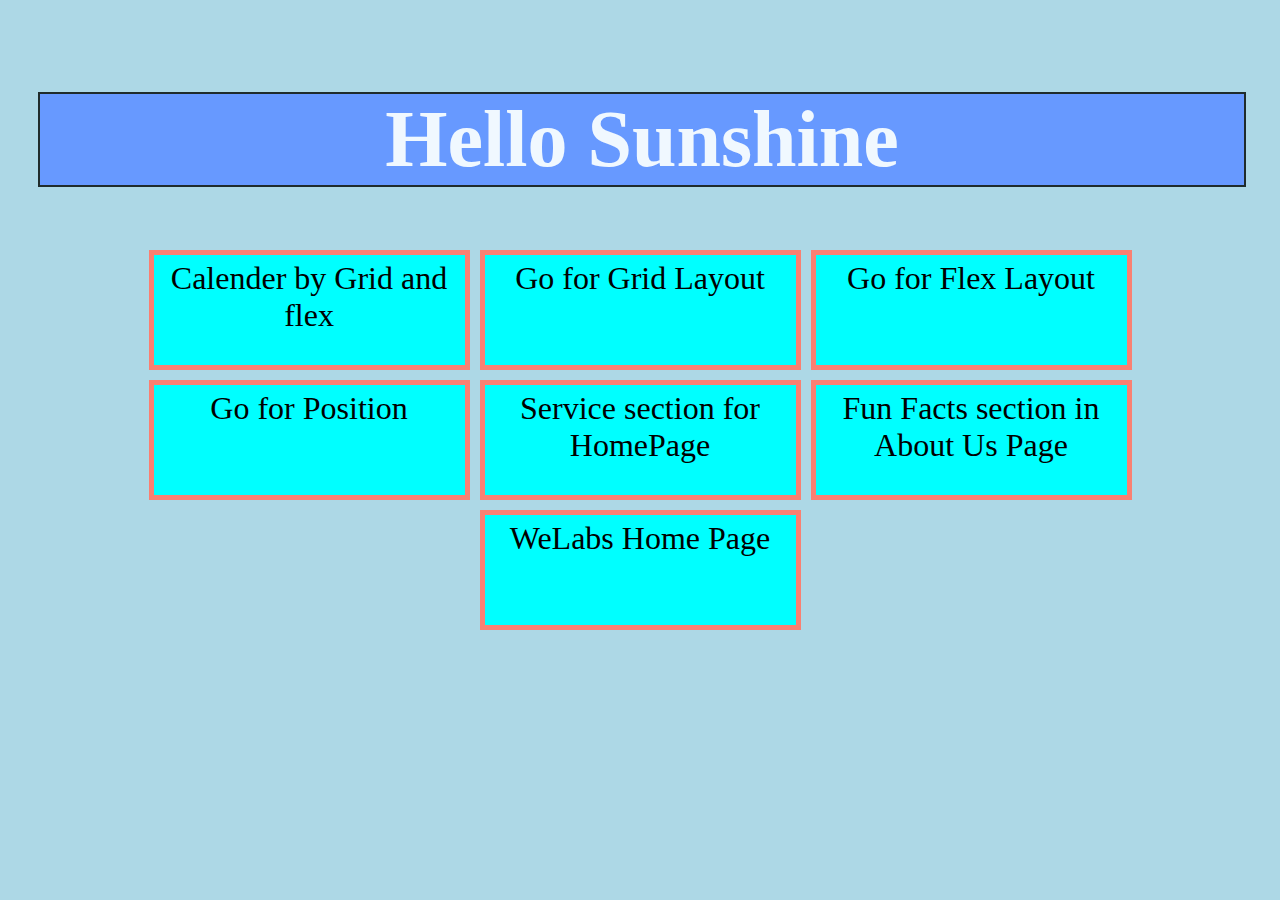
<file: index.html>
<!DOCTYPE html>
<html lang="en">
<head>
    <meta charset="UTF-8">
    <meta name="viewport" content="width=device-width, initial-scale=1.0">
    <link rel="stylesheet" href="assets/style.css">
    <title>Flex Box Practice</title>
</head>
<body>
    <h1>Hello Sunshine</h1>
    
    <div class="content">
        <div class="box-div">
            <a href="calender.html" style=""> Calender by Grid and flex </a>
        </div>
    
        <div class="box-div">
            <a href="grid.html"> Go for Grid Layout</a>
        </div>

        <div class="box-div">
            <a href="flex.html"> Go for Flex Layout</a>
        </div>

        <div class="box-div">
            <a href="position.html"> Go for Position</a>
        </div>

        <div class="box-div">
            <a href="service.html"> Service section for HomePage</a>
        </div>

        <div class="box-div">
            <a href="funfacts.html"> Fun Facts section in About Us Page</a>
        </div>

        <div class="box-div">
            <a href="homepage.html"> WeLabs Home Page</a>
        </div>
    </div>
    
</body>
</html>
</file>
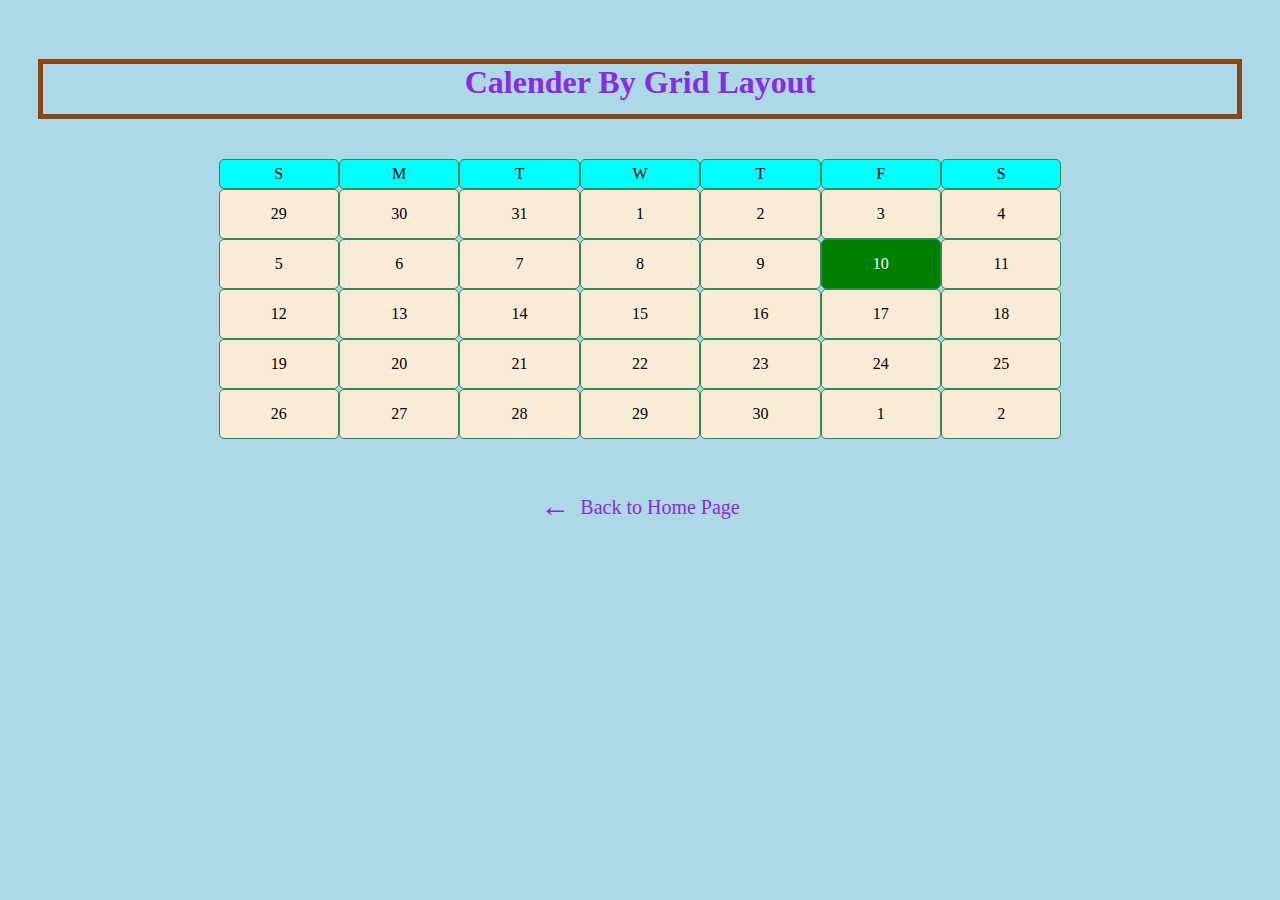
<file: calender.html>
<!DOCTYPE html>
<html lang="en">
<head>
    <meta charset="UTF-8">
    <meta name="viewport" content="width=device-width, initial-scale=1.0">
    <title>Calender</title>
    <link rel="stylesheet" href="assets/calender.css">
</head>
<body>
    <h1>Calender By Grid Layout</h1>
    <div class="container">
        <div class="calender">
            <div class="day">S</div>
            <div class="day">M</div>
            <div class="day">T</div>
            <div class="day">W</div>
            <div class="day">T</div>
            <div class="day">F</div>
            <div class="day">S</div>
            <div class="date">29</div>
            <div class="date">30</div>
            <div class="date">31</div>
            <div class="date">1</div>
            <div class="date">2</div>
            <div class="date">3</div>
            <div class="date">4</div>
            <div class="date">5</div>
            <div class="date">6</div>
            <div class="date">7</div>
            <div class="date">8</div>
            <div class="date">9</div>
            <div class="date today">10</div>
            <div class="date">11</div>
            <div class="date">12</div>
            <div class="date">13</div>
            <div class="date">14</div>
            <div class="date">15</div>
            <div class="date">16</div>
            <div class="date">17</div>
            <div class="date">18</div>
            <div class="date">19</div>
            <div class="date">20</div>
            <div class="date">21</div>
            <div class="date">22</div>
            <div class="date">23</div>
            <div class="date">24</div>
            <div class="date">25</div>
            <div class="date">26</div>
            <div class="date">27</div>
            <div class="date">28</div>
            <div class="date">29</div>
            <div class="date">30</div>
            <div class="date">1</div>
            <div class="date">2</div>
        </div>
    </div>

    <div style="display: flex; justify-content:  center;">
        <a href="index.html" style="text-decoration: none;display: flex; align-content: center; column-gap: 10px; color: blueviolet; font-size: 20px;">
            <div style='font-size:30px; '>&#8592;</div> 
             <div style="display: flex; align-content: center; margin-top: 7px;" >Back to Home Page</div>
        </a>
    </div>
</body>
</html>
</file>
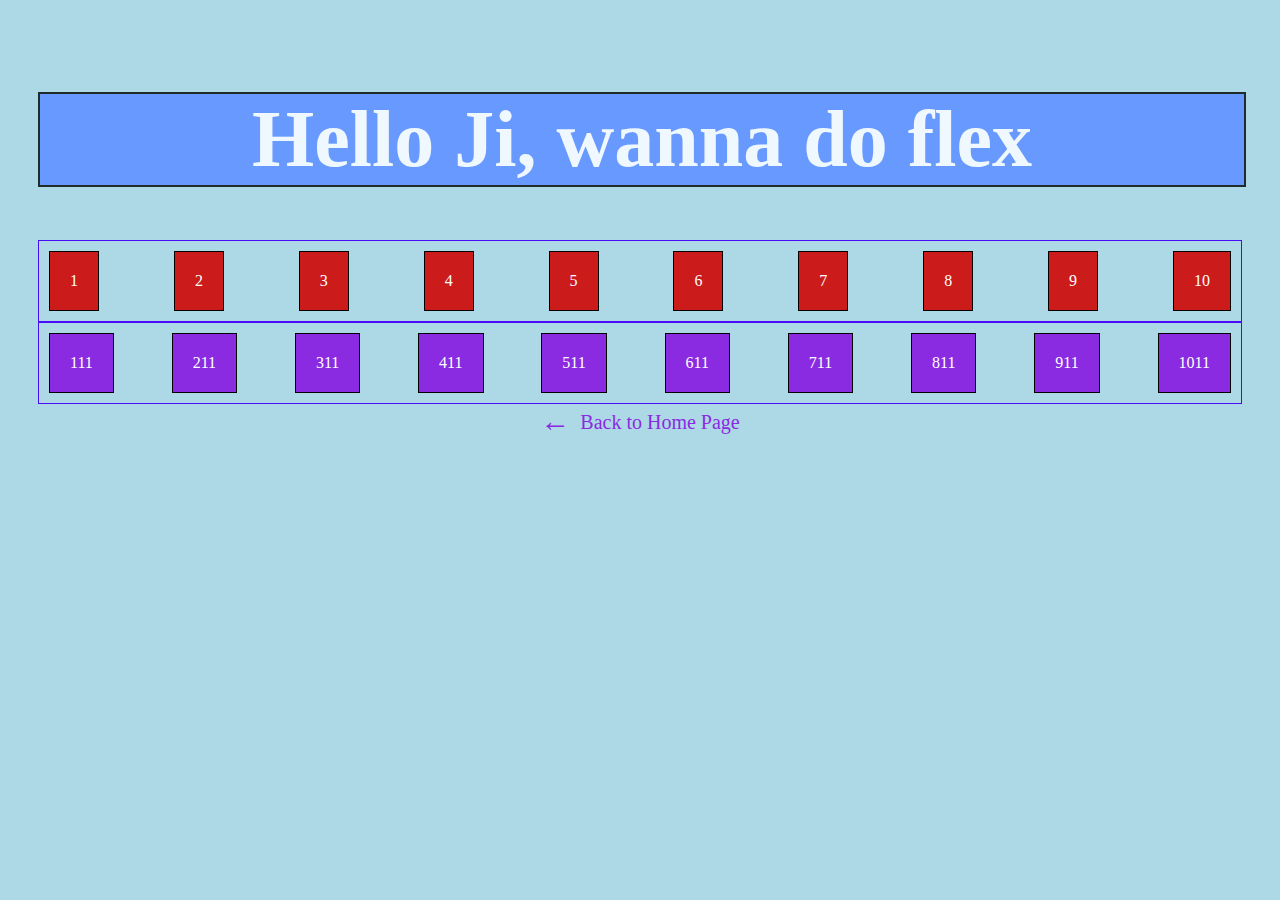
<file: flex.html>
<!DOCTYPE html>
<html lang="en">
<head>
    <meta charset="UTF-8">
    <meta name="viewport" content="width=device-width, initial-scale=1.0">
    <title>Flex Practice</title>
    <link rel="stylesheet" href="assets/flex.css">
</head>
<body>
    <h1>Hello Ji, wanna do flex</h1>
    
    <div class="flex-container">
        <div class="data">1</div>
        <div class="data">2</div>
        <div class="data">3</div>
        <div class="data">4</div>
        <div class="data">5</div>
        <div class="data">6</div>
        <div class="data">7</div>
        <div class="data">8</div>
        <div class="data">9</div>
        <div class="data">10</div>
    </div>

    <div class="flex-container">
        <div class="data-2">111</div>
        <div class="data-2">211</div>
        <div class="data-2">311</div>
        <div class="data-2">411</div>
        <div class="data-2">511</div>
        <div class="data-2">611</div>
        <div class="data-2">711</div>
        <div class="data-2">811</div>
        <div class="data-2">911</div>
        <div class="data-2">1011</div>
    </div>

    <div style="display: flex; justify-content:  center;">
        <a href="index.html" style="text-decoration: none;display: flex; align-content: center; column-gap: 10px; color: blueviolet; font-size: 20px;">
            <div style='font-size:30px; '>&#8592;</div> 
             <div style="display: flex; align-content: center; margin-top: 7px;" >Back to Home Page</div>
        </a>
    </div>
</body>
</html>
</file>
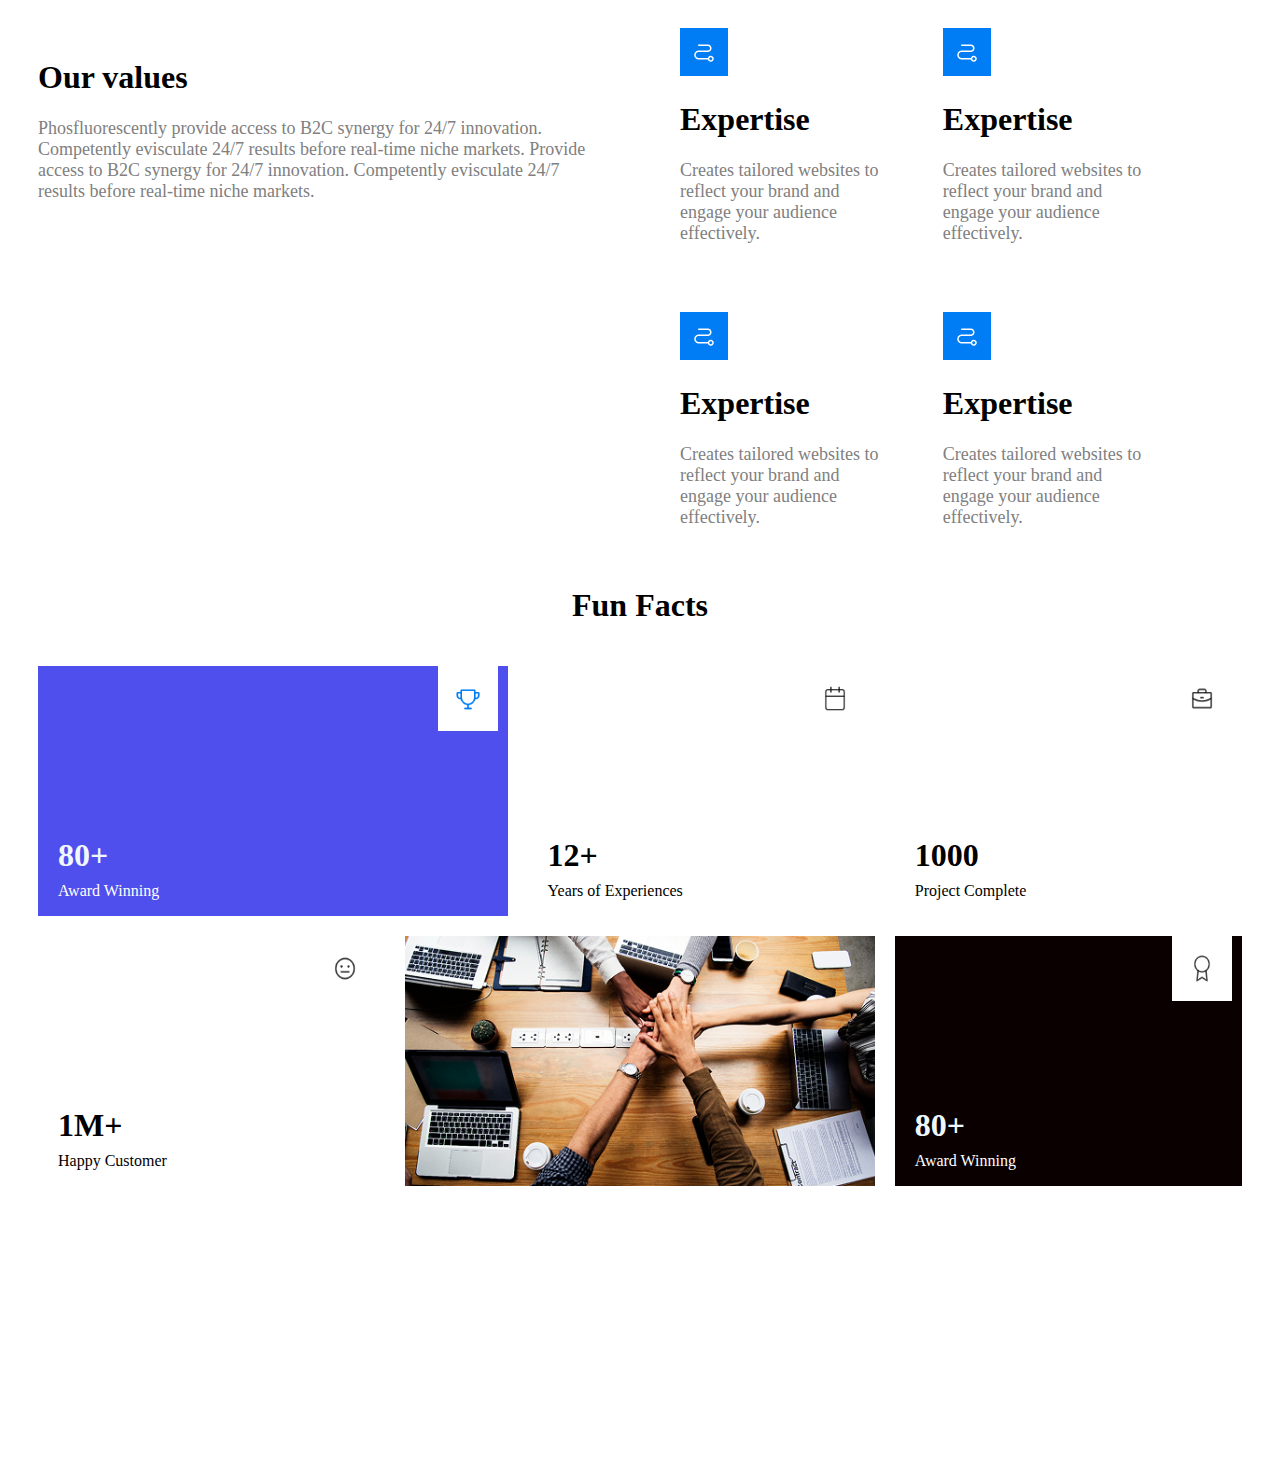
<file: funfacts.html>
<!DOCTYPE html>
<html lang="en">
<head>
    <meta charset="UTF-8">
    <meta name="viewport" content="width=device-width, initial-scale=1.0">
    <title>Fun Facts</title>
    <link rel="stylesheet" href="assets/funfacts.css">
</head>
<body>
    <div>
        <div class="our-values">
            <div class="frist-one">
                <h1>Our values</h1>
                <p style="font-size: 18px; color: gray;">Phosfluorescently provide access to B2C synergy for 24/7 innovation. Competently evisculate 24/7 results before real-time niche markets.  Provide access to B2C synergy for 24/7 innovation. Competently evisculate 24/7 results before real-time niche markets. </p>
            </div>
            <div class="second-one">
                <div class="sub-box">
                    <img src="images/Icon-12.png" alt="">
                    <h1>Expertise</h1>
                    <p style="font-size: 18px; color: gray;">Creates tailored websites to reflect your brand and engage your audience effectively.</p>
                </div>
                
                <div class="sub-box">
                    <img src="images/Icon-12.png" alt="">
                    <h1>Expertise</h1>
                    <p style="">Creates tailored websites to reflect your brand and engage your audience effectively.</p>
                </div>
                
                <div class="sub-box">
                    <img src="images/Icon-12.png" alt="">
                    <h1>Expertise</h1>
                    <p style="font-size: 18px; color: gray;">Creates tailored websites to reflect your brand and engage your audience effectively.</p>
                </div>
                
                <div class="sub-box">
                    <img src="images/Icon-12.png" alt="">
                    <h1>Expertise</h1>
                    <p style="font-size: 18px; color: gray;">Creates tailored websites to reflect your brand and engage your audience effectively.</p>
                </div>
                
            </div>
        </div>
    </div>
    <div class="main-container">
        <div class="funfacts-heading">
            <h1>Fun Facts</h1>
        </div>
        <div class="funfacts-container">
            <div class="funfacts-box-award">
                <img src="images/Icon-7.png" alt="" class="funfacts-image">
                <h1 class="heading-1">80+</h1>
                <p class="para-1">Award Winning</p>
            </div>
        
            <div class="funfacts-box-experience">
                <img src="images/Icon-8.png" alt="" class="funfacts-image">
                <h1 class="experience-number">12+</h1>
                <p class="para-2">Years of Experiences</p>
            </div>
    
            <div class="funfacts-box-experience">
                <img src="images/Icon-9.png" alt="" class="funfacts-image">
                <h1 class="experience-number">1000</h1>
                <p class="para-2">Project Complete</p>
            </div>
    
            <div class="funfacts-box-experience">
                <img src="images/Icon-10.png" alt="" class="funfacts-image">
                <h1 class="experience-number">1M+</h1>
                <p class="para-2">Happy Customer</p>
            </div>
            <div class="funfacts-box-image">
                <img src="images/Rectangle.png" alt="" class="full-image">
            </div>
    
            <div class="funfacts-box-back">
                <img src="images/Icon-11.png" alt="" class="funfacts-image">
                <h1 class="heading-1">80+</h1>
                <p class="para-1">Award Winning</p>
            </div>
    
        </div>
    </div>
</body>
    </html>
</file>
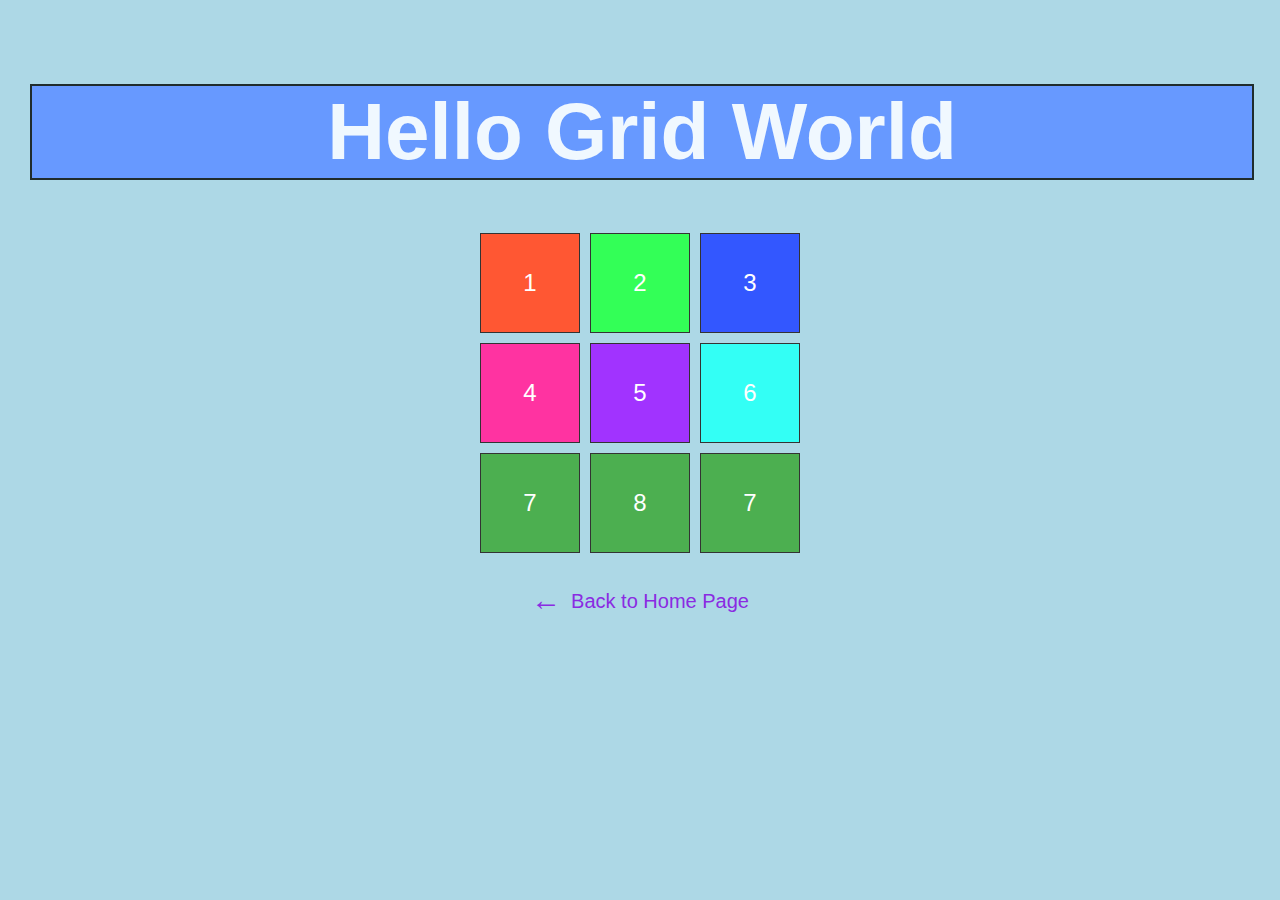
<file: grid.html>
<!DOCTYPE html>
<html lang="en">
<head>
    <meta charset="UTF-8">
    <meta name="viewport" content="width=device-width, initial-scale=1.0">
    <link rel="stylesheet" href="assets/grid-style.css">
    <title>CSS Grid Practice</title>
</head>
<body>
    <h1>Hello Grid World</h1>
    
    <div class="grid-container">
        <div class="grid-item item1">1</div>
        <div class="grid-item item2">2</div>
        <div class="grid-item item3">3</div>
        <div class="grid-item item4">4</div>
        <div class="grid-item item5">5</div>
        <div class="grid-item item6">6</div>
        <div class="grid-item item7">7</div>
        <div class="grid-item item8">8</div>
        <div class="grid-item item9">7</div>
    </div>

    <div>
        <a href="index.html" style="text-decoration: none;display: flex; justify-content: center; align-content: center; column-gap: 10px; color: blueviolet; font-size: 20px; margin-top: 30px;">
            <div style='font-size:30px; '>&#8592;</div> 
             <div style="display: flex; align-content: center; margin-top: 7px;" >Back to Home Page</div>
        </a>
    </div>
</body>
</html>
</file>
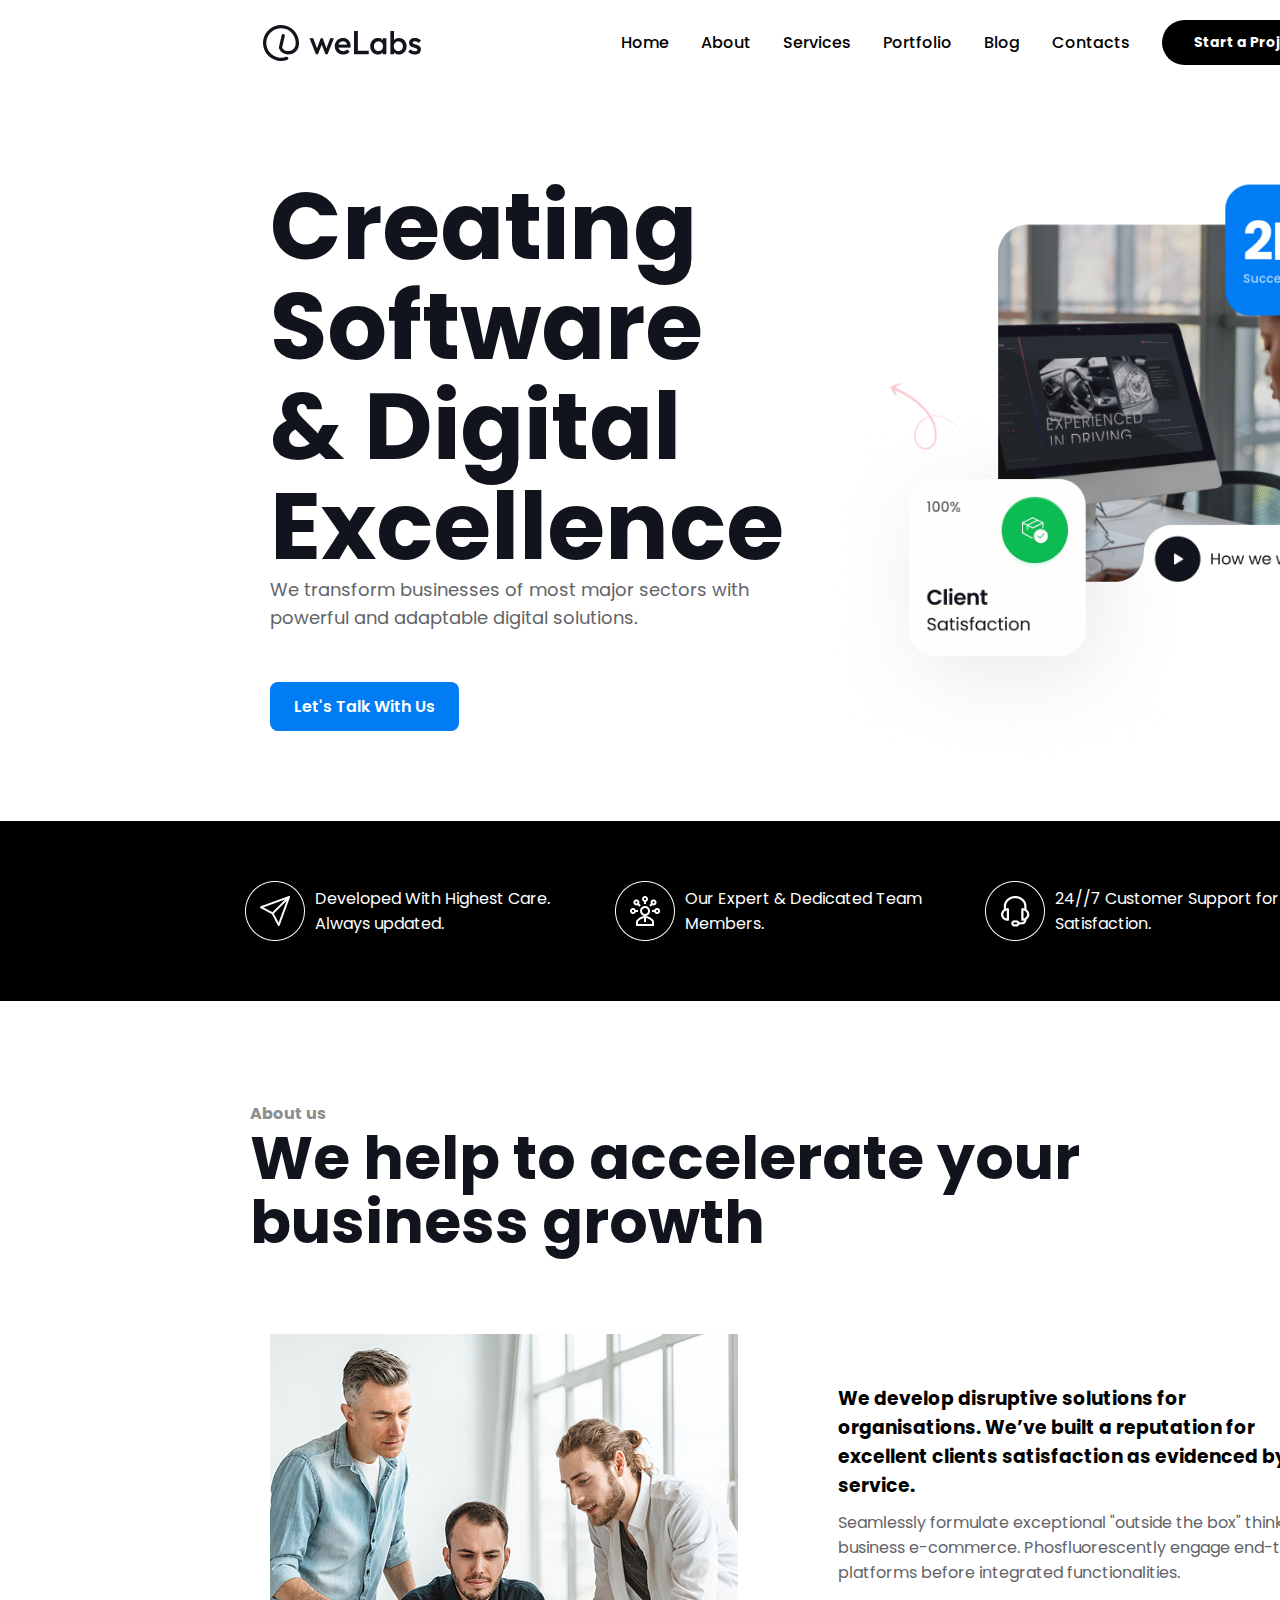
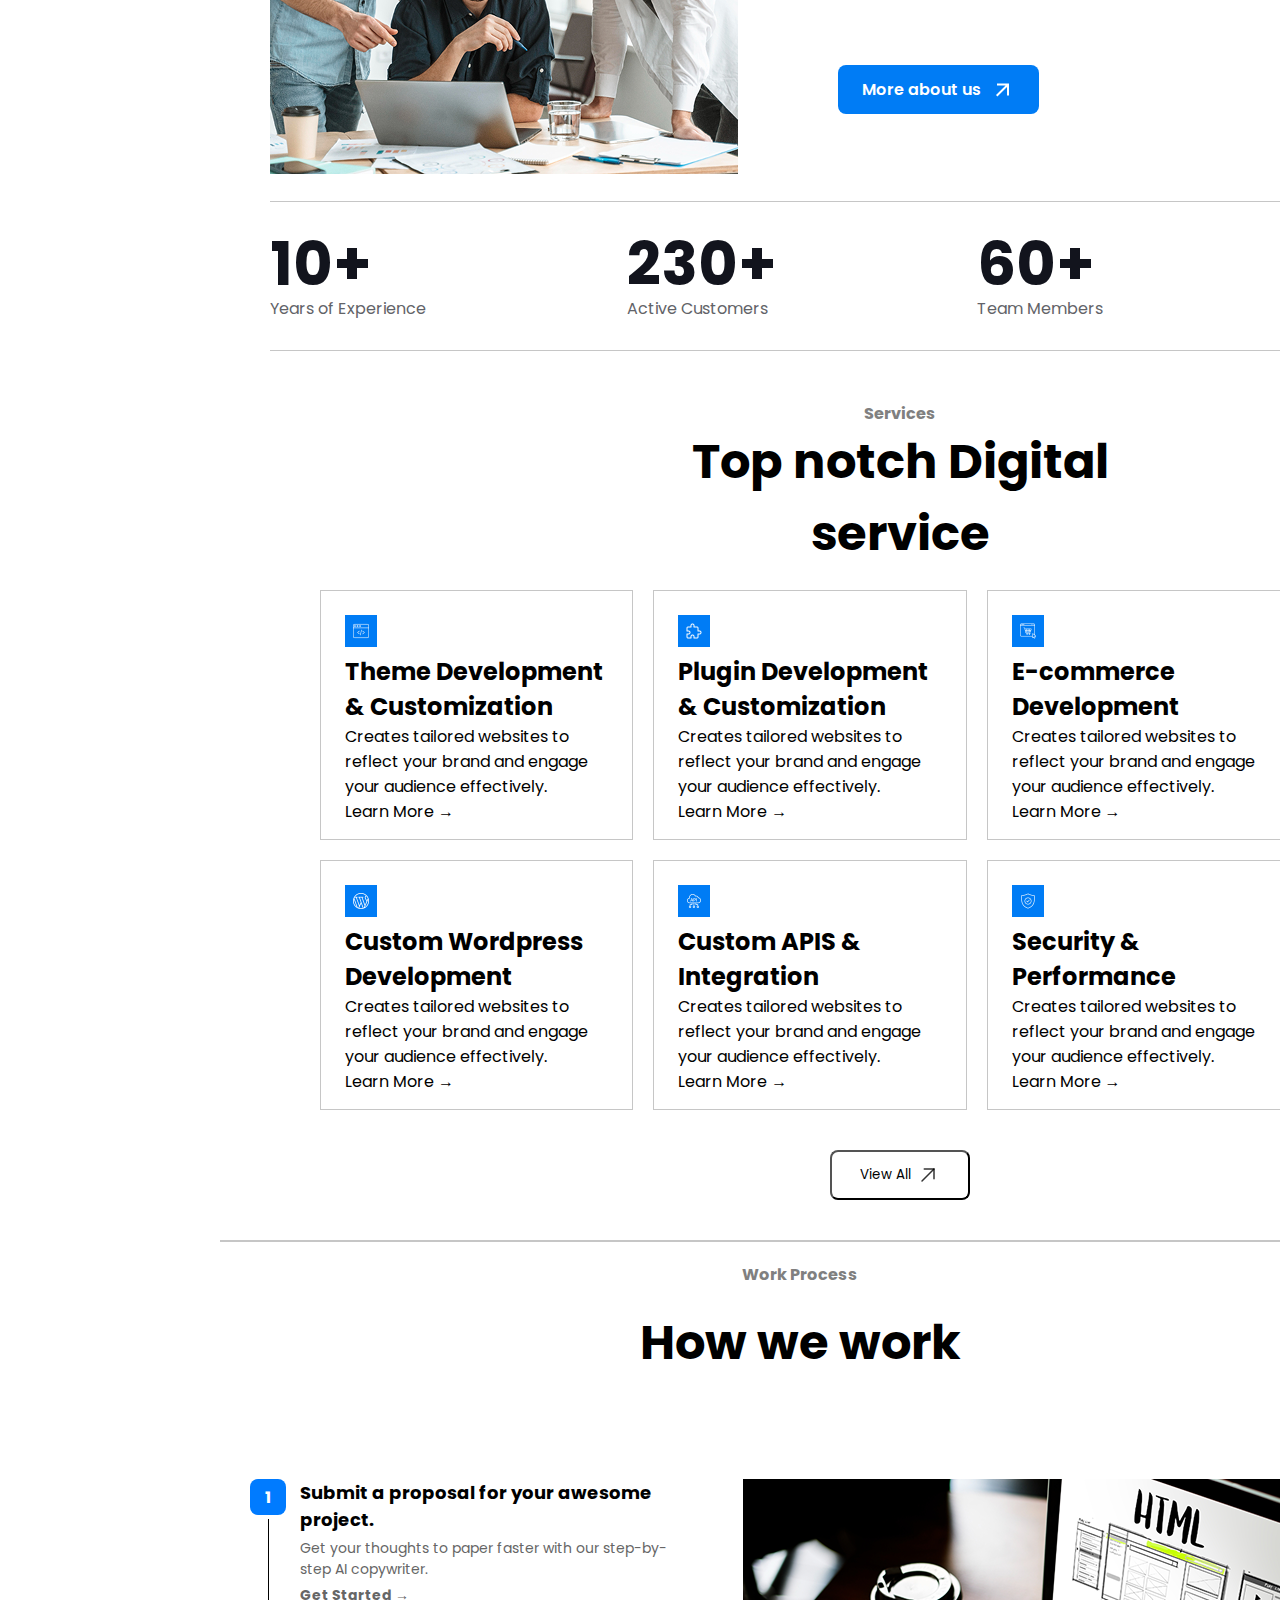
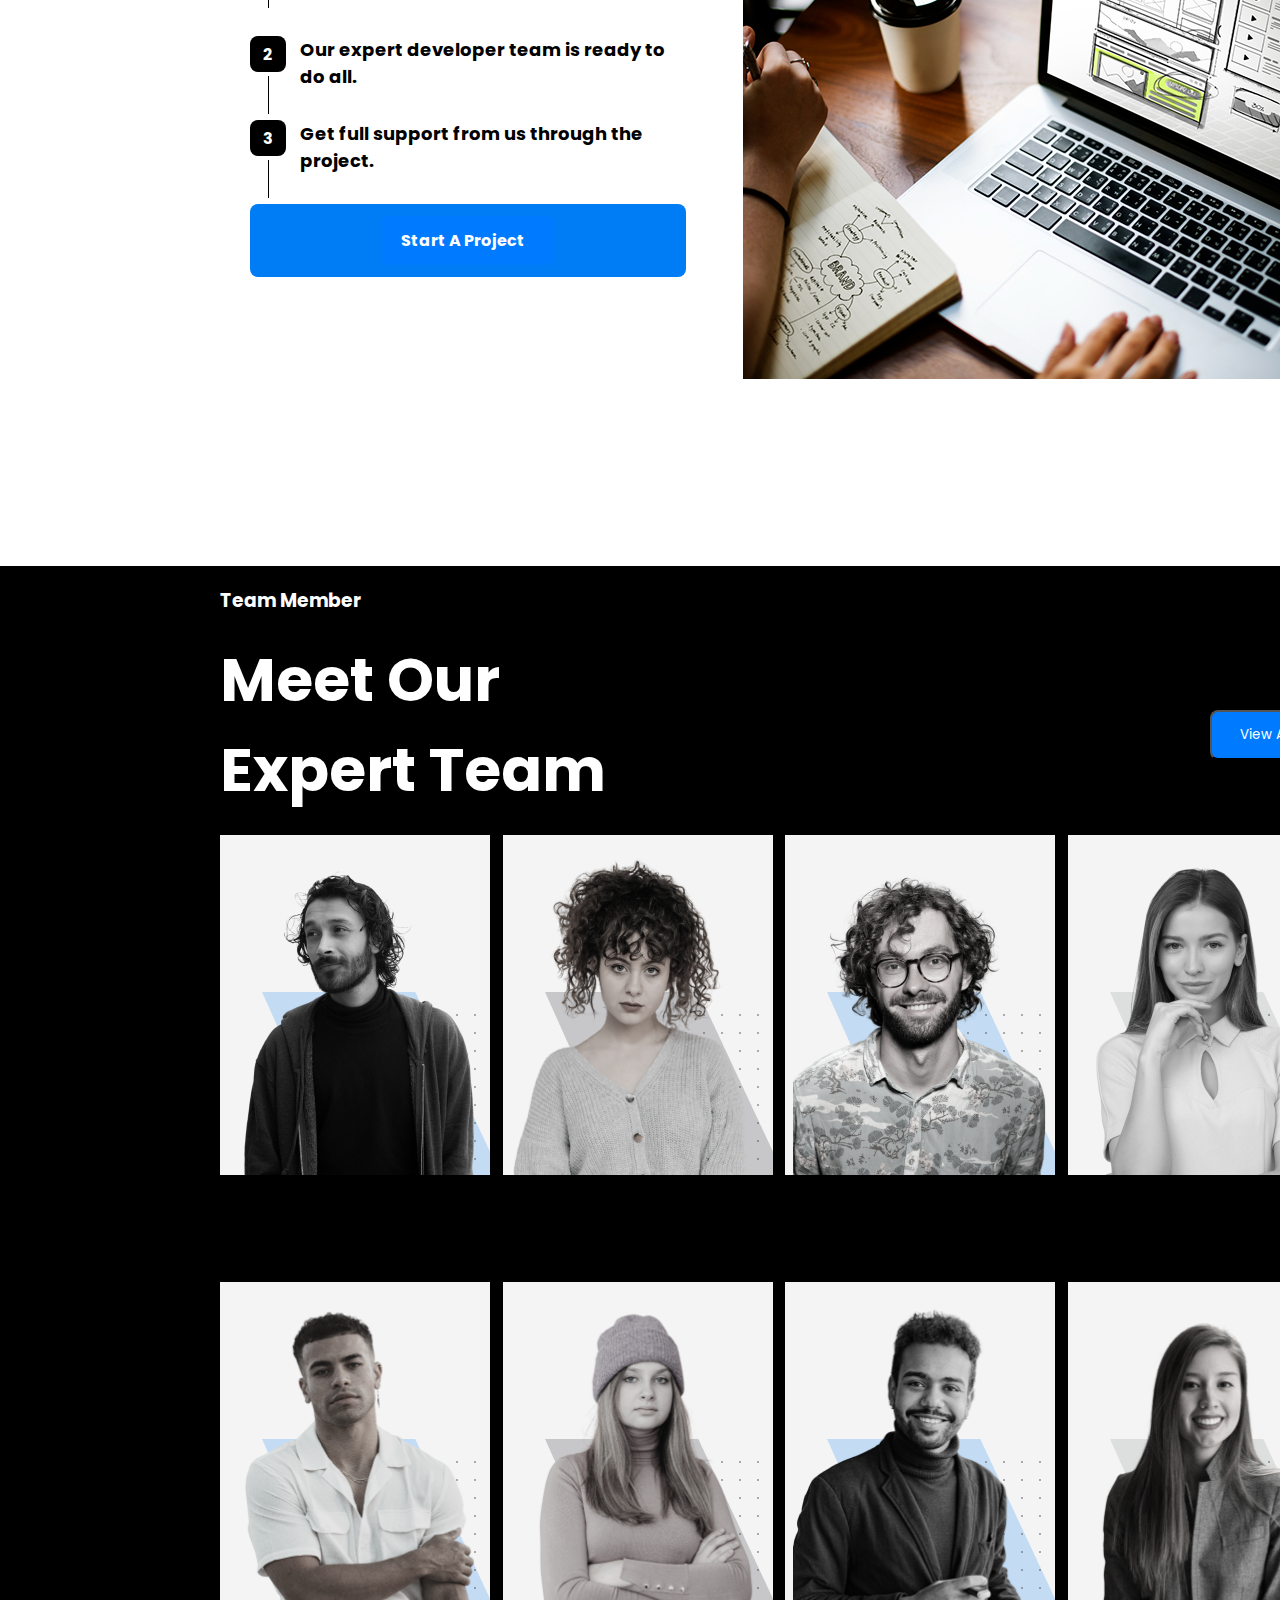
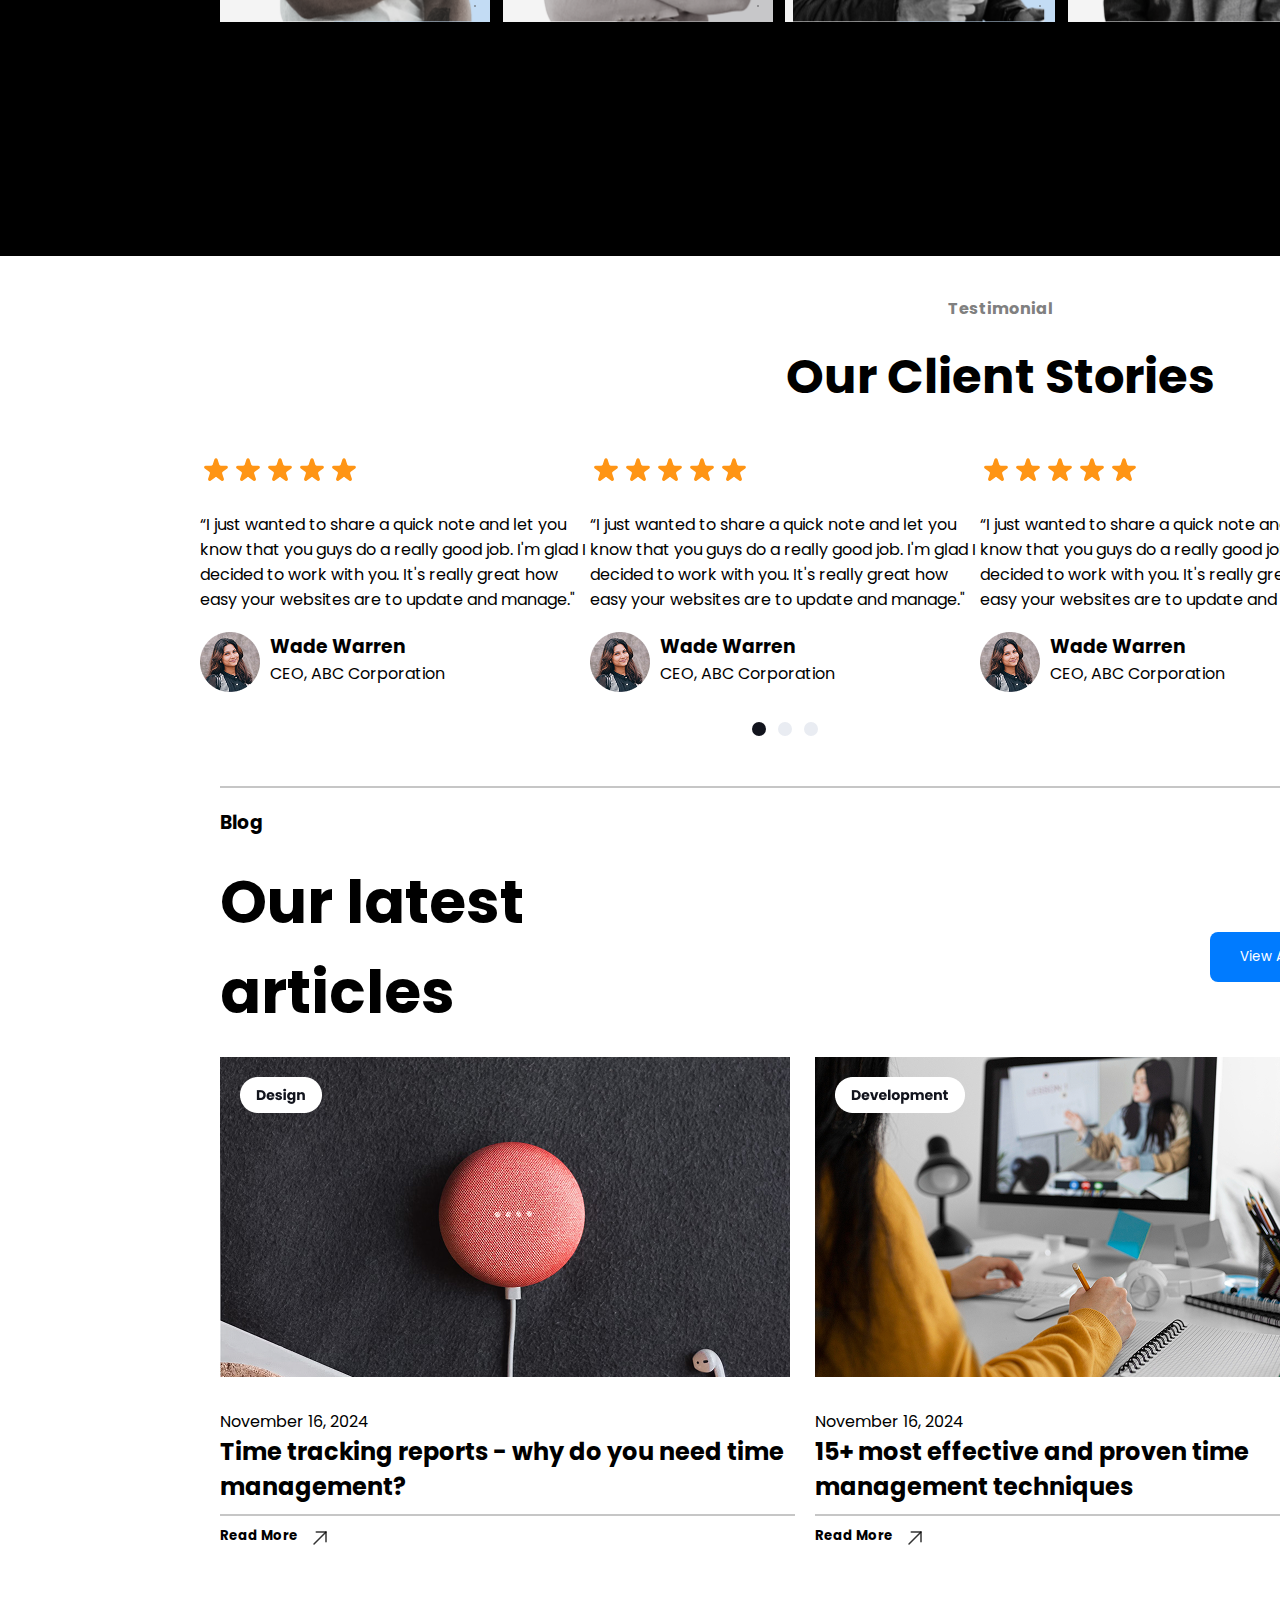
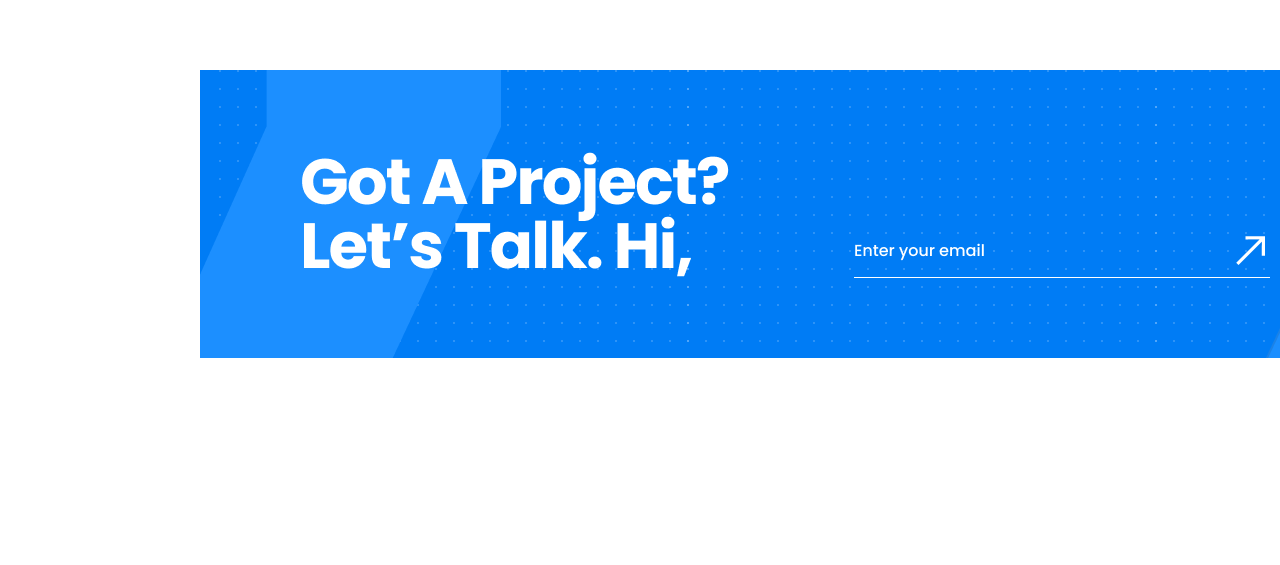
<file: homepage.html>
<!DOCTYPE html>
<html lang="en">
<head>
    <meta charset="UTF-8">
    <meta name="viewport" content="width=device-width, initial-scale=1.0">
    <title>Home Page</title>
    <link rel="stylesheet" href="assets/homepage.css">
    <link rel="stylesheet" href="assets/service.css">
    <link rel="preconnect" href="https://fonts.googleapis.com">
    <link rel="preconnect" href="https://fonts.gstatic.com" crossorigin>
    <link href="https://fonts.googleapis.com/css2?family=Poppins:wght@100;200;300;400;500;600;700;800;900&display=swap" rel="stylesheet">
</head>
<body>
    <nav class="main-nav">
        <div class="container">
            <div class="nav-bar">
                <div class="nav-1">
                    <img src="homepage-image/welab-logo.svg" alt="WeLabs Logo" class="welab-logo">
                    <img src="homepage-image/welabs.png" alt="">
                </div>
        
                <div class="nav-2">
                    <a href="#"><h3>Home</h3></a>
                    <a href="#"><h3>About</h3></a>
                    <a href="#"><h3>Services</h3></a>
                    <a href="#"><h3>Portfolio</h3></a>
                    <a href="#"><h3>Blog</h3></a>
                    <a href="#"><h3>Contacts</h3></a>
                    <button class="start-button">Start a Project</button>
                </div>
            </div>
            
        </div>
      
    </nav>

    <section class="homepage-section">
        <div class="container">
            <div class="header-section">
                <div class="first-box">
                    <h1>Creating Software & Digital Excellence</h1>
                    <p>We transform businesses of most major sectors with powerful and adaptable digital solutions.</p>
                    <div class="cta-container">
                        <button class="cta-button">Let's Talk With Us</button>
                        <img src="homepage-image/ArrowUpRight.svg" alt="Corner Arrow">
                    </div>
                </div>
        
                <div class="second-box">
                    <img src="homepage-image/illus.png" alt="" class="girl-image">
                </div>
            </div>
        </div>
    </section>

    <section class="homepage-section">
        <div class="homepage-section-team-and-support">
            <div class="black-section">
                <div class="first">
                    <img src="homepage-image/insight.png" alt="">
                    <p>Developed With Highest Care. Always updated.</p>
                </div>
                <div class="second">
                    <img src="homepage-image/tel.png" alt="">
                    <p>Our Expert & Dedicated Team Members.</p>
                </div>
                <div class="third">
                    <img src="homepage-image/listen.png" alt="">
                    <p>24//7 Customer Support for Client Satisfaction.</p>
                </div>
            </div>
        </div>
    </section>

    <section class="homepage-section">
        <div class="about-us">
            <h4>About us</h4>
            <h1>We help to accelerate your business growth</h1>

            <div class="last-part">
                <div>
                    <img src="homepage-image/think.png" alt="">
                </div>
                <div class="inner-2nd">
                    <h3>We develop disruptive solutions for organisations. We’ve built a reputation for excellent clients satisfaction as evidenced by our service.</h3>
                    <p>Seamlessly formulate exceptional "outside the box" thinking business e-commerce. Phosfluorescently engage end-to-end platforms before integrated functionalities. </p>
                    <div class="cta-container">
                        <button class="cta-button"> 
                            <span>More about us</span>
                            <img src="homepage-image/corner.svg" alt="Corner Arrow"> 
                        </button>
                    </div>
                </div>
            </div>

            <div class="inner-border">
                <div class="">
                    <h1>10+</h1>
                    <p class="para">Years of Experience</p>
                </div>
                <div class="">
                    <h1>230+</h1>
                    <p class="para">Active Customers</p>
                </div>
                <div class="">
                    <h1>60+</h1>
                    <p class="para">Team Members</p>
                </div>
                <div class="">
                    <h1>500+</h1>
                    <p class="para">Company Trusted Us</p>
                </div>
            </div>
        </div>
    </section>

    <section class="homepage-section-service">
        <div class="service-page">
			<div class="service-header">
				<h6 class="header-6">Services</h6>
				<h1 class="header-1">Top notch Digital service</h1>
			</div>
		</div>

		<div class="page-container">
			<div class="block-container" style="">
				<div class="block-box">
				   <div class="inside-box">
					<img src="images/Icon.png" alt="" style="" class="block-image">
					<h2 class="block-header">Theme Development & Customization</h2>
					<p class="block-body">Creates tailored websites to reflect your brand and engage your audience effectively.</p>
					<div class="block-footer">Learn More <span>&#8594</span></div>
				   </div>
				</div>
				<div class="block-box">
				   <div class="inside-box">
					<img src="images/Icon-2.png" alt="" style="" class="block-image">
					<h2 class="block-header">Plugin Development & Customization</h2>
					<p class="block-body">Creates tailored websites to reflect your brand and engage your audience effectively.</p>
					<p>Learn More <span>&#8594</span></p>
				   </div>
				</div>
				<div class="block-box">
				   <div class="inside-box">
					<img src="images/Icon-3.png" alt="" style="" class="block-image">
					<h2 class="block-header">E-commerce Development</h2>
					<p class="block-body">Creates tailored websites to reflect your brand and engage your audience effectively.</p>
					<p>Learn More <span>&#8594</span></p>
				   </div>
				</div>
				<div class="block-box">
				   <div class="inside-box">
					<img src="images/Icon-4.png" alt="" style="" class="block-image">
					<h2 class="block-header">Custom Wordpress Development</h2>
					<p class="block-body">Creates tailored websites to reflect your brand and engage your audience effectively.</p>
					<p>Learn More <span>&#8594</span></p>
				   </div>
				</div>
				<div class="block-box">
				   <div class="inside-box">
					<img src="images/Icon-5.png" alt="" style="" class="block-image">
					<h2 class="block-header">Custom APIS & Integration</h2>
					<p class="block-body">Creates tailored websites to reflect your brand and engage your audience effectively.</p>
					<p>Learn More <span>&#8594</span></p>
				   </div>
				</div>
				<div class="block-box">
				   <div class="inside-box">
					<img src="images/Icon-6.png" alt="" style="" class="block-image">
					<h2 class="block-header">Security & Performance</h2>
					<p class="block-body">Creates tailored websites to reflect your brand and engage your audience effectively.</p>
					<p>Learn More <span>&#8594</span></p>
				   </div>
				</div>
			</div>
			<div class="button-class">
				<button class="button-view-all">
					<span>View All</span>
					<img src="images/ArrowUpRight.svg" alt="" style="width: 24px; height: 24px;">

				</button>
			</div>
		</div>

		
    </section>

    <div class="border-line"></div>

    
    <section class="homepage-section">
        <div class="service-page">
			<div class="service-header" style="">
				<h6 class="header-6" style="margin: 20px;">Work Process</h6>
				<h1 class="header-1">How we work</h1>
			</div>
		</div>
        <div class="container-work-process">
                <div class="first">
                    <div class="step">
                        <div class="step-number">1</div>
                        <div class="step-content">
                            <h3>Submit a proposal for your awesome project.</h3>
                            <p>Get your thoughts to paper faster with our step-by-step AI copywriter.</p>
                            <p><strong>Get Started →</strong></p>
                        </div>
                    </div>
            
                    <div class="step">
                        <div class="step-number">2</div>
                        <div class="step-content">
                            <h3>Our expert developer team is ready to do all.</h3>
                        </div>
                    </div>
            
                    <div class="step">
                        <div class="step-number">3</div>
                        <div class="step-content">
                            <h3>Get full support from us through the project.</h3>
                        </div>
                    </div>
            
                    <div class="cta-button">
                        <a href="#">
                            Start A Project <i class="fas fa-arrow-right"></i>
                        </a>
                    </div>
                </div>

                <div class="second">
                    <img src="homepage-image/hp.png" alt="" class="girl-image">
                </div>
        </div>
    </section>
   
    <section class="homepage-section">
        <div class="homepage-section-team-member">
            <div class="content-team-member">
                <h3>Team Member</h3>

                <div class="meet-button">
                    <h1>Meet Our Expert Team</h1>
                    <div class="button-class">
                        <button class="button-view-all" style="background-color: #007bff;">
                            <span style="color: white;">View All</span>
                            <img src="homepage-image/ArrowUpRight.svg" alt="" style="width: 24px; height: 24px; color: white;">
                        </button>
                    </div>
                </div>

                <div class="team-member-grid">
                    <div>
                        <img src="homepage-image/team-member/p1.png" alt="">
                    </div>             
                    <div>
                        <img src="homepage-image/team-member/p2.png" alt="">
                    </div>             
                    <div>
                        <img src="homepage-image/team-member/p3.png" alt="">
                    </div>             
                    <div>
                        <img src="homepage-image/team-member/p4.png" alt="">
                    </div>             
                    <div>
                        <img src="homepage-image/team-member/p5.png" alt="">
                    </div>             
                    <div>
                        <img src="homepage-image/team-member/p6.png" alt="">
                    </div>             
                    <div>
                        <img src="homepage-image/team-member/p7.png" alt="">
                    </div>             
                    <div>
                        <img src="homepage-image/team-member/p8.png" alt="">
                    </div>             
                </div>
            </div>
        </div>
    </section>
   
    <section class="homepage-section">
        <div class="container-story">
            <div class="service-page" style="margin-top: 40px;">
                <div class="service-header">
                    <h6 class="header-6" >Testimonial</h6>
                    <h1 class="" style="margin-top: 20px;">Our Client Stories</h1>
                </div>
            </div>

            <div class="story-grid">
                <div>
                    <img src="homepage-image/star.svg" alt=""><img src="homepage-image/star.svg" alt=""><img src="homepage-image/star.svg" alt=""><img src="homepage-image/star.svg" alt=""><img src="homepage-image/star.svg" alt="">
                    <p style="margin-top: 20px; margin-bottom: 20px;">“I just wanted to share a quick note and let you know that you guys do a really good job. I'm glad I decided to work with you. It's really great how easy your websites are to update and manage."</p>
                    <div style="display: flex; gap: 10px;">
                        <img src="homepage-image/gg.png" alt=""> <span><div><h3>Wade Warren</h3><p>CEO, ABC Corporation</p></div></span>
                    </div>
                </div>
                <div>
                    <img src="homepage-image/star.svg" alt=""><img src="homepage-image/star.svg" alt=""><img src="homepage-image/star.svg" alt=""><img src="homepage-image/star.svg" alt=""><img src="homepage-image/star.svg" alt="">
                    <p style="margin-top: 20px; margin-bottom: 20px;">“I just wanted to share a quick note and let you know that you guys do a really good job. I'm glad I decided to work with you. It's really great how easy your websites are to update and manage."</p>
                    <div style="display: flex; gap: 10px;">
                        <img src="homepage-image/gg.png" alt=""> <span><div><h3>Wade Warren</h3><p>CEO, ABC Corporation</p></div></span>
                    </div>
                </div>
                <div>
                    <img src="homepage-image/star.svg" alt=""><img src="homepage-image/star.svg" alt=""><img src="homepage-image/star.svg" alt=""><img src="homepage-image/star.svg" alt=""><img src="homepage-image/star.svg" alt="">
                    <p style="margin-top: 20px; margin-bottom: 20px;">“I just wanted to share a quick note and let you know that you guys do a really good job. I'm glad I decided to work with you. It's really great how easy your websites are to update and manage."</p>
                    <div style="display: flex; gap: 10px;">
                        <img src="homepage-image/gg.png" alt=""> <span><div><h3>Wade Warren</h3><p>CEO, ABC Corporation</p></div></span>
                    </div>
                </div>
            </div>

            <div class="dot-story">
                <img src="homepage-image/dot.svg" alt="">
            </div>
        </div>
    </section>

    <div class="border-line"></div>

    <section class="homepage-section">
        <div class="content-team-member">
            <h3>Blog</h3>

            <div class="meet-button">
                <h1>Our latest articles</h1>
                <div class="button-class">
                    <button class="button-view-all" style="background-color: #007bff; border: none;">
                        <span style="color: white;">View All</span>
                        <img src="homepage-image/ArrowUpRight.svg" alt="" style="width: 24px; height: 24px; color: white;">
                    </button>
                </div>
            </div>

            <div class="blog-grid">
                <div>
                    <img src="homepage-image/team-member/p9.png" alt="">
                </div>             
                <div>
                    <img src="homepage-image/team-member/p10.png" alt="">
                </div>             
                         
            </div>
            <div class="blog-grid" style="margin-top: 25px;">
                <div>
                    <p>November 16, 2024</p>
                    <h2>Time tracking reports - why do you need time management?</h2>
                    <div class="half-line"></div>
                    <div style="display: flex; gap: 10px;">
                        <h5>Read More</h5> <img src="images/ArrowUpRight.svg" alt="">
                    </div>
                </div>             
                <div>
                    <p>November 16, 2024</p>
                    <h2>15+ most effective and proven time management techniques</h2>
                    <div class="half-line"></div>
                    <div style="display: flex; gap: 10px;">
                        <h5>Read More</h5> <img src="images/ArrowUpRight.svg" alt="">
                    </div>                
                </div>         
            </div>
        </div>
    </section>

    <div class="last-section">
        <img src="homepage-image/last.png" alt="">
    </div>

   <script>
        fetch('service.html')
            .then(response => response.text())
            .then(html => {
                document.querySelector('.homepage-section-service').innerHTML = html;
            })
            .catch(error => console.error('Error loading the file:', error));
    </script>
    
</body>
</html>
</file>
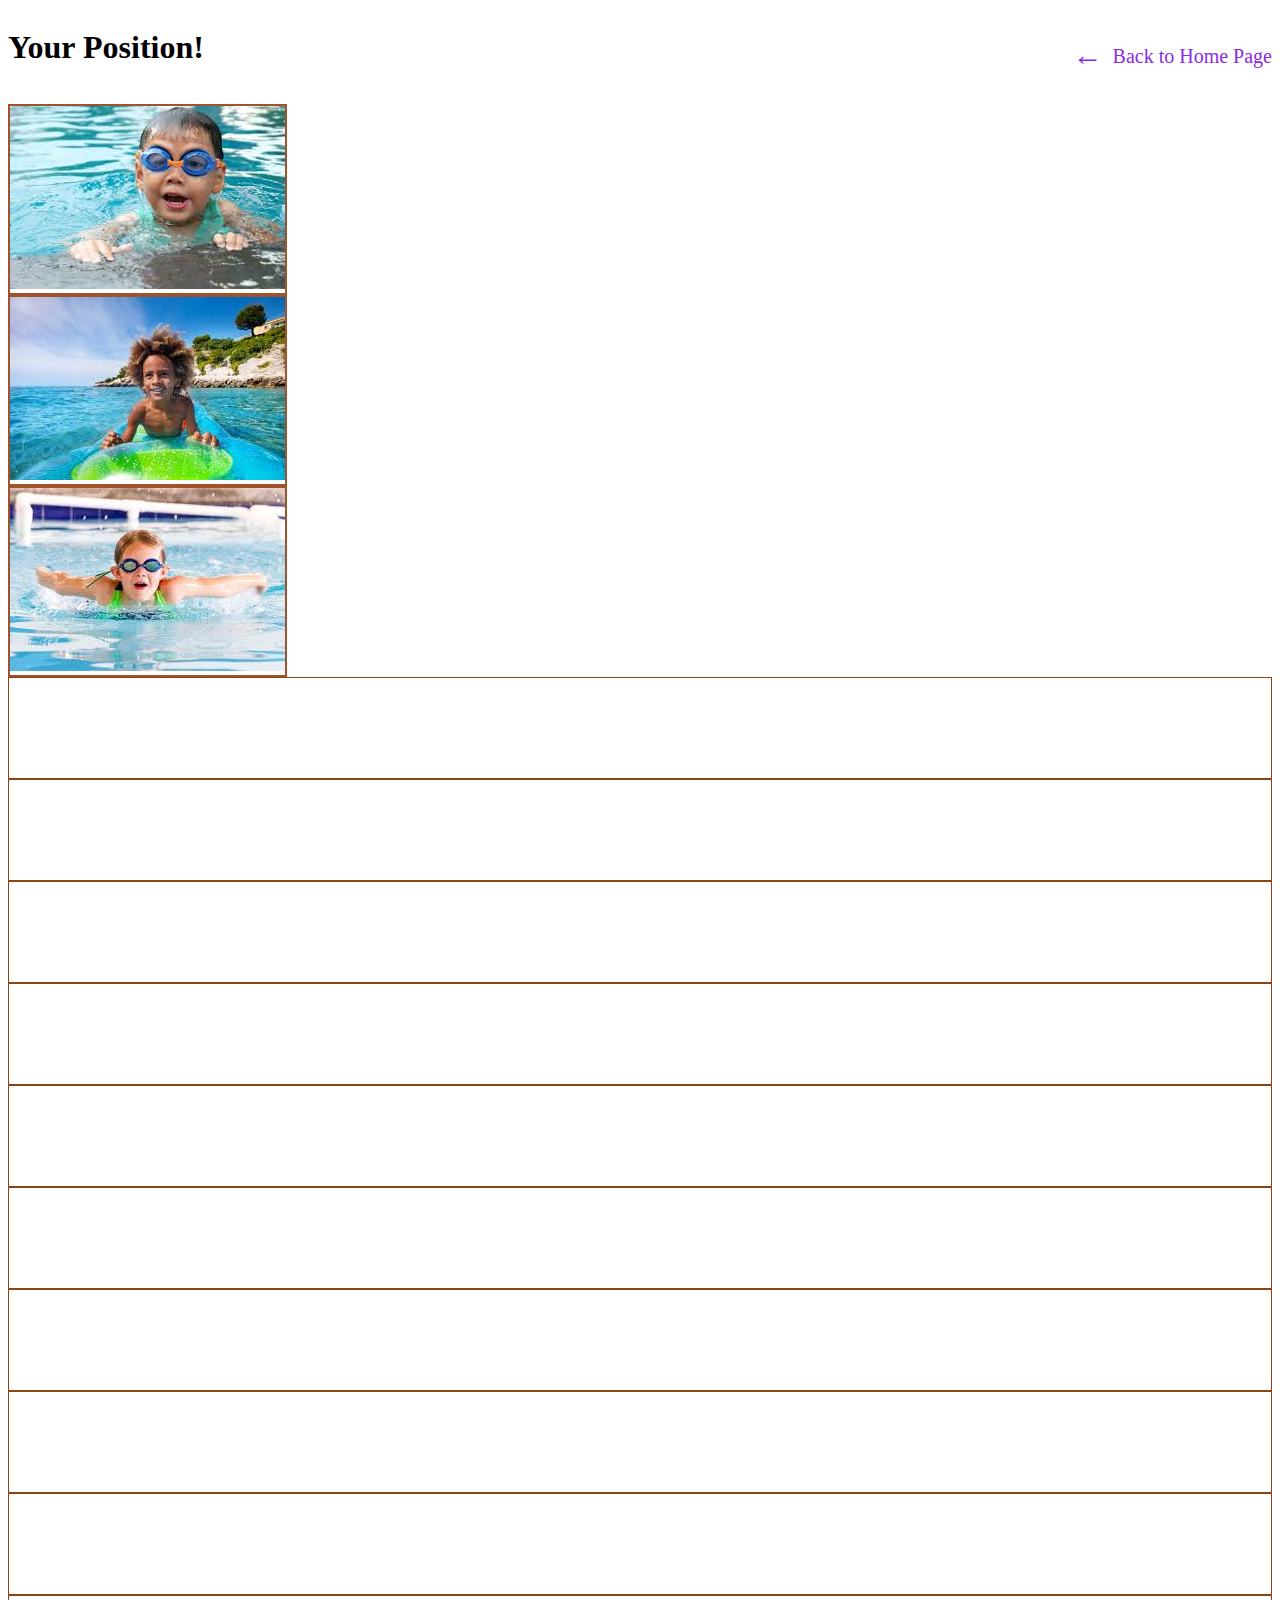
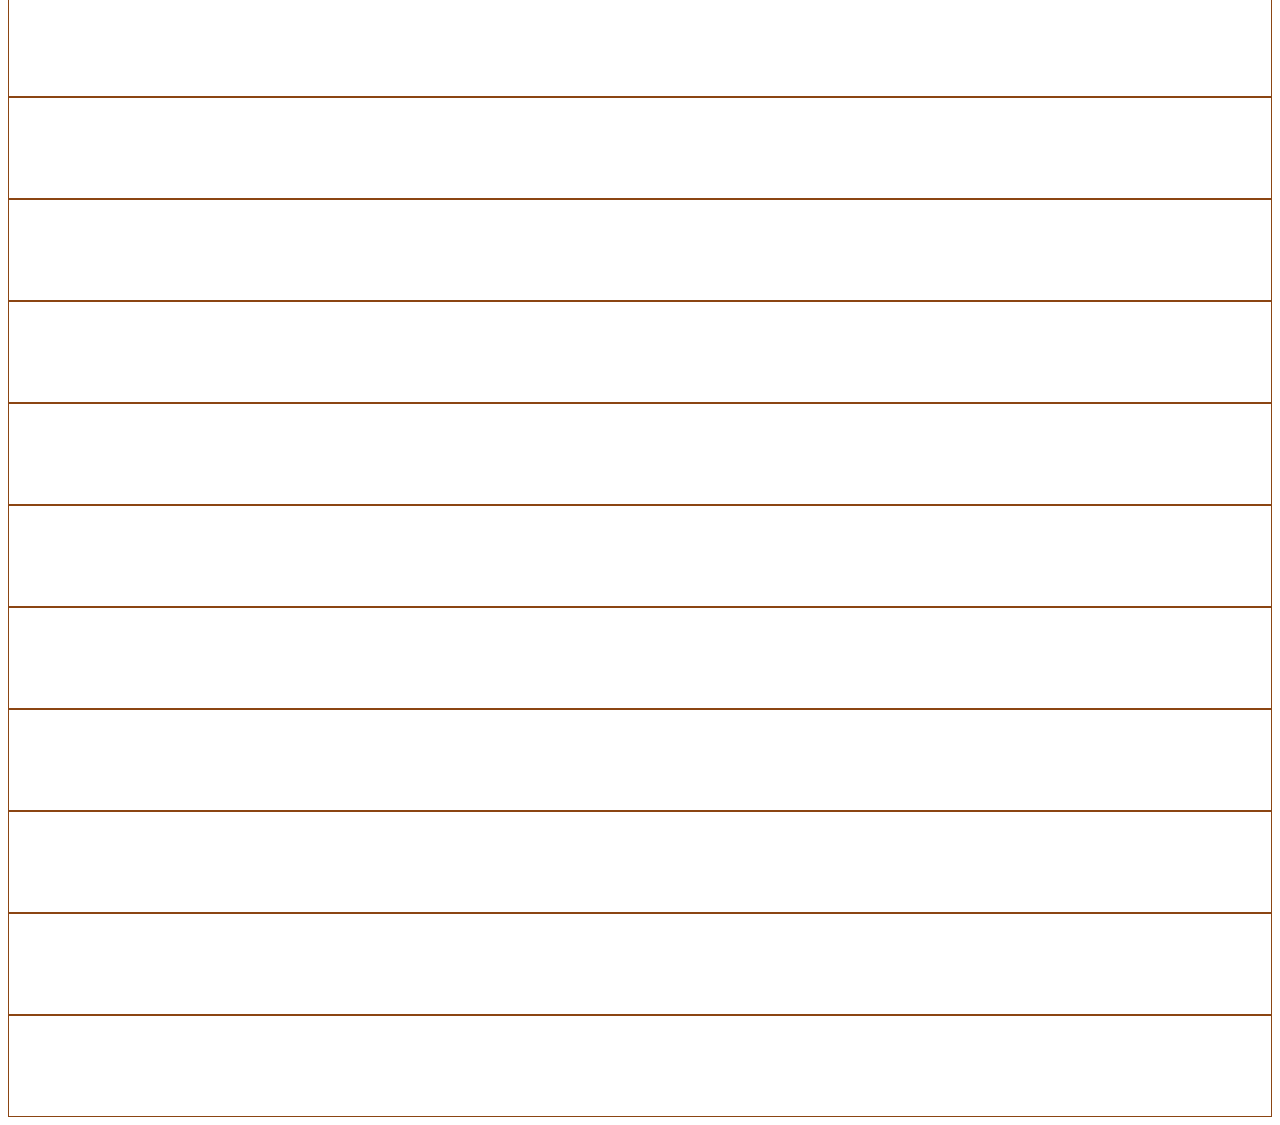
<file: position.html>
<!DOCTYPE html>
<html lang="en">
<head>
    <meta charset="UTF-8">
    <meta name="viewport" content="width=device-width, initial-scale=1.0">
    <title>Position</title>

    <style>
        .box{
            border: 2px solid sienna;
            width: 275px;
        }

        /* .swim-container{
            position: relative;
        } */
        
        /* position never lose */
        /* .ring{
            position: relative;
            left: 50px;
            top: 40px;
        } */
        /* position loses */
        /* .ring{
            position: absolute;
            top: 100px;
            left: 100px;
        } */
       /* taking screen space*/
        .sunglass{
            position: fixed;
            top: 100px;
        }

		/* clings to */
        .sunglass{
            position: sticky;
            top: 100px;
        }

		.dummy{
			padding: 50px;
			border: 1px solid saddlebrown;
		}

    </style>
</head>
<body>
	<div style="display: flex; justify-content: space-between;">
    <h1>Your Position! </h1> 
        <a href="index.html" style="text-decoration: none;display: flex; justify-content: center; align-content: flex-start; column-gap: 10px; color: blueviolet; font-size: 20px; margin-top: 30px;">
            <div style='font-size:30px; '>&#8592;</div> 
             <div style="display: flex; align-content: center; margin-top: 7px;" >Back to Home Page</div>
        </a>
    </div>
    <ol>

    </ol>

    <div class="swim-container">
        <div class="box boy"><img src="images/picchi.png" alt=""></div>
        <div class="box ring"><img src="images/picchi-2.png" alt=""></div>
        <div class="box sunglass"><img src="images/picchi-3.png" alt=""></div>

        <div>
        <div class="dummy"></div>
        <div class="dummy"></div>
        <div class="dummy"></div>
        <div class="dummy"></div>
        <div class="dummy"></div>
        <div class="dummy"></div>
        <div class="dummy"></div>
        <div class="dummy"></div>
        <div class="dummy"></div>
        <div class="dummy"></div>
        <div class="dummy"></div>
        <div class="dummy"></div>
        <div class="dummy"></div>
        <div class="dummy"></div>
        <div class="dummy"></div>
        <div class="dummy"></div>
        <div class="dummy"></div>
        <div class="dummy"></div>
        <div class="dummy"></div>
        <div class="dummy"></div>
        </div>
    </div>
</body>
</html>
</file>
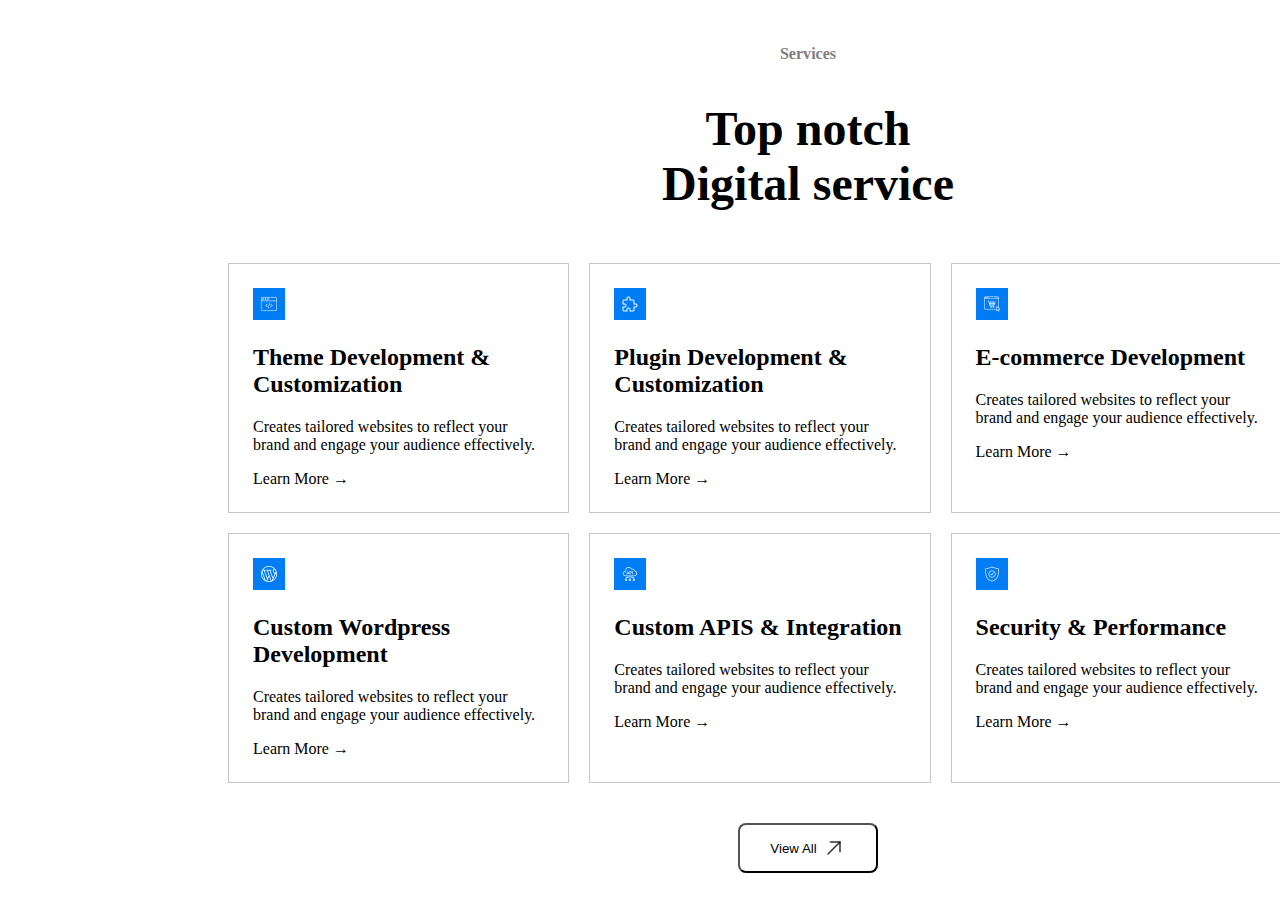
<file: service.html>
<!DOCTYPE html>
<html lang="en">
<head>
    <meta charset="UTF-8">
    <meta name="viewport" content="width=device-width, initial-scale=1.0">
    <title>Services</title>
    <link rel="stylesheet" href="assets/service.css">
</head>
	<body>

		<div class="service-page">
			<div class="service-header">
				<h6 class="header-6">Services</h6>
				<h1 class="header-1">Top notch Digital service</h1>
			</div>
		</div>
		
		<div class="page-container">
			<div class="block-container" style="">
				<div class="block-box">
					<div class="inside-box">
					<img src="images/Icon.png" alt="" style="" class="block-image">
					<h2 class="block-header">Theme Development & Customization</h2>
					<p class="block-body">Creates tailored websites to reflect your brand and engage your audience effectively.</p>
					<div class="block-footer">Learn More <span>&#8594</span></div>
					</div>
				</div>
				<div class="block-box">
					<div class="inside-box">
					<img src="images/Icon-2.png" alt="" style="" class="block-image">
					<h2 class="block-header">Plugin Development & Customization</h2>
					<p class="block-body">Creates tailored websites to reflect your brand and engage your audience effectively.</p>
					<p>Learn More <span>&#8594</span></p>
					</div>
				</div>
				<div class="block-box">
					<div class="inside-box">
					<img src="images/Icon-3.png" alt="" style="" class="block-image">
					<h2 class="block-header">E-commerce Development</h2>
					<p class="block-body">Creates tailored websites to reflect your brand and engage your audience effectively.</p>
					<p>Learn More <span>&#8594</span></p>
					</div>
				</div>
				<div class="block-box">
					<div class="inside-box">
					<img src="images/Icon-4.png" alt="" style="" class="block-image">
					<h2 class="block-header">Custom Wordpress Development</h2>
					<p class="block-body">Creates tailored websites to reflect your brand and engage your audience effectively.</p>
					<p>Learn More <span>&#8594</span></p>
					</div>
				</div>
				<div class="block-box">
					<div class="inside-box">
					<img src="images/Icon-5.png" alt="" style="" class="block-image">
					<h2 class="block-header">Custom APIS & Integration</h2>
					<p class="block-body">Creates tailored websites to reflect your brand and engage your audience effectively.</p>
					<p>Learn More <span>&#8594</span></p>
					</div>
				</div>
				<div class="block-box">
					<div class="inside-box">
					<img src="images/Icon-6.png" alt="" style="" class="block-image">
					<h2 class="block-header">Security & Performance</h2>
					<p class="block-body">Creates tailored websites to reflect your brand and engage your audience effectively.</p>
					<p>Learn More <span>&#8594</span></p>
					</div>
				</div>
			</div>
		</div>
			
		<div class="button-class-upper">
			<div class="button-class">
				<button class="button-view-all">
					<span>View All</span>
					<img src="images/ArrowUpRight.svg" alt="" style="width: 24px; height: 24px;">
				</button>
			</div>
		</div>
			
	</body>
</html>
</file>
<file: assets/style.css>
.content{
    display: flex;
    flex-wrap: wrap;
    justify-content: center;
    column-gap: 10px;

}
.box-div{
    padding: 5px;
    width: calc(33.33% - 10px);
    height: 100px;
    border: 5px solid salmon;
    margin-top: 10px;
    width: 25%;
    background-color:aqua;
    text-align: center;
}

a{
    color:rgb(0, 0, 0);
    text-decoration:none;
    font-size: 2em;
}

h1{
    border: 2px solid rgb(32, 44, 44);
    width: 100%;
    background-color: rgb(103, 153, 255);
    color: aliceblue;
    font-style: normal;
    font-size: 5em;
    text-align: center;
}

body{
    background-color: lightblue;
    padding: 30px;
}
</file>
<file: assets/calender.css>
.container{
    display: flex;
    justify-content: center;
    margin-top: 40px;
}
.calender{
    display: grid;
    grid-template-columns: repeat(7, 1fr);
    grid-template-rows: 30px repeat(6, 50px);
    width: 70%;
}

.date , .day{
    background-color:antiquewhite;
    border: 1px solid seagreen;
    border-radius: 5px;
    display: flex;
    justify-content: center;
    align-items: center;
}

.day{
    background-color: cyan;
}

.today{
    background-color: green;
    color: white;
}

h1{
    color:blueviolet;
    border: 5px solid saddlebrown;
    /* text-align: center; */
    height: 50px;
    display: flex;
    justify-content: center;
    align-content: flex-end;
    font-size: 2em;
}

body{
    background-color: lightblue;
    padding: 30px;
}
</file>
<file: assets/flex.css>
h1{
    border: 2px solid rgb(32, 44, 44);
    width: 100%;
    background-color: rgb(103, 153, 255);
    color: aliceblue;
    font-style: normal;
    font-size: 5em;
    text-align: center;
}

.flex-container{
    display: flex;
    justify-content: space-between;
    padding: 10px;
    border: 1px solid rgb(72, 12, 251);
    /* width: 100%; */
}


.data , .data-2{
    border: 1px solid black;
    background-color: rgb(203, 27, 27);
    color: white;
    padding: 20px;
}

.data-2{
    background-color: blueviolet;
}


body{
    background-color: lightblue;
    padding: 30px;
}
</file>
<file: assets/funfacts.css>
.main-container {
    width: 100%;
    display: block;
    justify-content: center;
    height: 100vh;
}

.funfacts-container {
    display: flex;
    flex-wrap: wrap;
    gap: 20px;
    justify-content: center;
    padding: 20px;
}

.funfacts-heading{
    display: flex;
    justify-content: center;
}

.funfacts-box-award {
    box-sizing: border-box;
    width: calc(40% - 20px);
    height: 250px;
    position: relative; 
    background-color: rgb(79, 79, 238);
}

.funfacts-box-experience {
    box-sizing: border-box;
    width: calc(30% - 20px);
    height: 250px;
    position: relative; 
    background-color: rgb(255, 255, 255);
}
.funfacts-box-back {
    box-sizing: border-box;
    width: calc(30% - 20px);
    height: 250px;
    position: relative; 
    background-color: rgb(11, 0, 0);
}


.funfacts-box-image {
    box-sizing: border-box;
    border: none;
    width: calc(40% - 20px);
    height: 250px;
    position: relative; 
}

.full-image {
    width: 100%;
    height: 100%;
    object-fit: cover;
    display: block;
}


.funfacts-image {
    width: 60px;
    height: 65px;
    position: absolute;
    top: 0; 
    right: 10px;
}


.heading-1{
    size: 48px;
    color: aliceblue;
    position: absolute;
    font-weight: 700;
    bottom: 0;
    padding: 20px;
}

.para-1{
    color: white;
    size: 16px !important;
    position: absolute;
    bottom: 0;
    margin-left: 20px;
}

.experience-number{
    position: absolute;
    bottom: 0;
    padding: 20px;
}

.para-2{
    position: absolute;
    bottom: 0;
    margin-left: 20px;
}

.our-values{
    display: flex;
    gap: 20px

}

.frist-one{
    box-sizing: border-box;
    display: block;
    width: 50%;
    padding: 30px;
}

.second-one{
    width: 40%;
    display: grid;
    grid-template-columns: repeat(2, 50%);
    gap: 10px;
    box-sizing: border-box;
}

.sub-box{
    box-sizing: border-box;
    padding: 20px;
}


.sub-box p{
    font-size: 18px; 
    color: gray;
}

@media (max-width: 767px) {

    .sub-box img{
        width: 30px;
        height: 30px;
    }
    .sub-box h1{
        font-size: 20px;
    }

    .sub-box p{
        font-size: 10px;
        color: gray;
    }
    .funfacts-container {
        flex-direction: column;
        align-items: center;
        padding: 0px;
    }

    .funfacts-heading{
        margin-top: 20px;
    }

    .funfacts-box-award,
    .funfacts-box-experience,
    .funfacts-box-back,
    .funfacts-box-image {
        width: 90%;
    }

    .our-values {
        flex-direction: column;
    }

    .frist-one, .second-one {
        width: 100%; /* Full width */
    }

    .second-one {
        grid-template-columns: 1fr; /* Single column */
    }
}

@media screen and (min-device-width: 768px) and (max-device-width: 1024px) {
    .sub-box img{
        width: 50px;
        height: 50px;
    }
    .sub-box h1{
        font-size: 30px;
    }

    .sub-box p{
        font-size: 20px;
        color: gray;
    }
    .funfacts-container {
        display: grid;
        grid-template-columns: repeat(2, 1fr); 
        gap: 20px;
        justify-content: center;
        padding: 20px;
    }

    .funfacts-box-award,
    .funfacts-box-experience,
    .funfacts-box-back,
    .funfacts-box-image {
        width: 100%;
    }

    .our-values {
        flex-direction: column;
        padding: 20px;
    }

    .frist-one {
        width: 100%;
    }

    .second-one {
        width: 100%;
        grid-template-columns: repeat(2, 1fr);
    }
}
</file>
<file: assets/grid-style.css>
body {
    font-family: Arial, sans-serif;
    margin: 0;
    padding: 30px;
    background-color: lightblue;
}

h1 {
    border: 2px solid rgb(32, 44, 44);
    width: 100%;
    background-color: rgb(103, 153, 255);
    color: aliceblue;
    font-style: normal;
    font-size: 5em;
    text-align: center;
}

.grid-container {
    display: grid;
    grid-template-columns: repeat(3, 100px);
    grid-template-rows: repeat(3, 100px); 
    gap: 10px;
    /* border: 3px solid saddlebrown; */
    justify-content: center;
}

.grid-item {
    background-color: #4CAF50;
    color: white;
    display: flex;
    align-items: center;
    justify-content: center;
    font-size: 24px;
    border: 1px solid #333;
}

/* Optional: Add some styles to differentiate the grid items */
.item1 { background-color: #FF5733; }
.item2 { background-color: #33FF57; }
.item3 { background-color: #3357FF; }
.item4 { background-color: #FF33A1; }
.item5 { background-color: #A133FF; }
.item6 { background-color: #33FFF5; }
</file>
<file: assets/homepage.css>
* {
    font-family: 'Poppins', sans-serif;
    margin: 0;
    padding: 0;
    box-sizing: border-box;
}

.main-nav{
    width: 1600px;
}

.nav-bar {
    display: flex;
    align-items: center;
    justify-content: center;
    gap: 200px;
    padding: 20px 50px;
    width: 100%;
    background-color: #fff;
}

.nav-1 {
    display: flex;
    align-items: center;
    gap: 10px;
}

.nav-1 h2 {
    margin: 0;
}

.nav-2 {
    display: flex;
    align-items: center;
    gap: 32px;
}

.nav-2 a {
    text-decoration: none;
    color: black;
}

.nav-2 h3 {
    margin: 0;
    font-size: 16px;
    font-weight: 500;
}

.welab-logo {
    width: 36px;
    height: 36px;
}

.start-button {
    color: #FFFFFF;
    font-size: 14px;
    font-weight: 700;
    padding: 12px 32px;
    background-color: black;
    border: none;
    border-radius: 24px;
    cursor: pointer;
    transition: 0.3s ease-in-out;
}

.start-button:hover {
    background-color: #333;
}

.header-section {
    display: flex;
    justify-content: space-between;
    align-items: center;
    padding: 50px;
    max-width: 1200px;
    margin: auto;
    gap: 20px;
}

.homepage-section{
    width: 1600px;
}

.header-section h1{
    font-size: 94px;
    line-height: 100px;
    font-weight: 700;
    color: #12141D;
}
.header-section p{
    font-size: 18px;
    line-height: 28px;
    font-weight: 400;
    color: #626368;
}

.first-box {
    /* border: 1px solid red; */
    width: 570px;
    height: auto;
    padding: 20px;
}

.cta-container {
    display: flex;
    align-items: center;
    gap: 20px;
    margin-top: 20px;
}

.cta-button {
    background-color: #007CF5;
    color: white;
    padding: 12px 24px;
    gap: 10px;
    border: none;
    border-radius: 8px;
    cursor: pointer;
    font-size: 16px;
    font-weight: 600;
    transition: 0.3s ease-in-out;
    -webkit-border-radius: 8px;
    -moz-border-radius: 8px;
    -ms-border-radius: 8px;
    -o-border-radius: 8px;
}

.cta-button:hover {
    background-color: #007CF5;
}

.cta-container img{
    align-content: center;
}

.second-box {
    display: flex;
    /* justify-content: center; */
    width: 617px;
    height: auto;
}

.second-box img{
    width: 617px;
    height: 636px;
}

.homepage-section-team-and-support{
    background-color: black;
    height: 180px;
    width: 1600px;
    top: 850px;
}

.black-section{
    display: flex;
    justify-content: center;
    align-items: center;
    height: 180px;
    gap: 20px;
    margin-left: 30px;
    margin-right: 50px;
}

.black-section .first, .second, .third {
    box-sizing: border-box;
    width: 350px;
    display: flex;
    justify-content: center;
    align-items: center;
    gap: 10px;
}

.black-section .first, .second, .third p{
    color: white !important;
    /* padding: 10px; */
    font-size: 16px;
}

.about-us{
    display: block;
    margin-left: 200px;
    margin-right: 200px;
    margin-top: 50px;
    padding: 50px;
}

.about-us h4{
    color: #8D8D8D;
    height: HUG(440px);
}

.about-us h1{
    color: #12141D;
    font-size: 60px;
    line-height: 64px;
    font-weight: 700;
}
.about-us .last-part{
    margin-top: 60px;
    display: flex;
    justify-content: center;
    gap: 100px;
    padding: 20px;
}
.about-us .last-part .inner-2nd{
    margin-top: 50px;
    display: flex;
    flex-direction: column;
    column-gap: 10px;
}
.inner-2nd p{
    margin-top: 10px;
    color: #626368;
}
.about-us .last-part .inner-2nd .cta-container{
    margin-top: 50px;
}

.inner-border {
    width: 1200px;
    margin-left: 20px;
    height: 150px;
    background-color: white;
    border-top: 1px solid #C6C6C6;
    border-bottom: 1px solid #C6C6C6;

    display: flex;
    justify-content: space-between;
    align-items: center;
}

.inner-border .para {
    color: #626368;
}

.border-line {
    border: 1px solid #C6C6C6;
    width: 1300px;
    margin-left: 220px;
}

.homepage-section-service{
    margin-left: 100px;
    display: flex;
    flex-direction: column;
    justify-content: center;
}

.block-container-home-page{
    /* display: flex; */

}

.step {
    display: flex;
    align-items: flex-start;
    position: relative;
    padding-left: 50px;
    margin-bottom: 30px;
}

.step:last-child {
    margin-bottom: 0;
}

.step::before {
    content: "";
    position: absolute;
    left: 18px;
    top: 40px;
    width: 1px;
    height: 70%;
    background-color: #000000;
}

.step:last-child::before {
    display: none;
}

.step-number {
    width: 36px;
    height: 36px;
    background-color: #000;
    color: white;
    font-size: 16px;
    font-weight: bold;
    display: flex;
    align-items: center;
    justify-content: center;
    border-radius: 8px;
    position: absolute;
    left: 0;
    -webkit-border-radius: 8px;
    -moz-border-radius: 8px;
    -ms-border-radius: 8px;
    -o-border-radius: 8px;
}

.step:nth-child(1) .step-number {
    background-color: #007bff;
}

.step-content {
    flex: 1;
}

.step-content h3 {
    font-size: 18px;
    font-weight: bold;
    margin: 0;
}

.step-content p {
    font-size: 14px;
    color: #666;
    margin: 5px 0 0;
}

.cta-button {
    display: flex;
    justify-content: center;
    margin-top: 30px;
}

.cta-button a {
    background-color: #007bff;
    color: white;
    padding: 12px 20px;
    border-radius: 8px;
    text-decoration: none;
    font-weight: bold;
    display: flex;
    align-items: center;
    gap: 10px;
}

.cta-button a i {
    font-size: 14px;
}

.container-work-process {
    display: flex;
    justify-content: space-between;
    align-items: top;
    gap: 50px;

    margin-top: 100px;
    margin-left: 250px;
    margin-right: 150px;
    width: 1170px;
    height: 687px;
    padding: 0px;
}

.homepage-section-team-member{
    background-color: black;
    height: 1290px;
    width: 1600px;
    top: 850px;
    color: white;
}
.content-team-member{
    margin-left: 200px;
    margin-right: 150px;
    width: 1170px;
    padding: 20px;
    gap: 100px;
}

.content-team-member h1{
    box-sizing: content-box;
    width: 400px;
    padding: 20px;
    padding-left: 0px;
    font-size: 60px;
    
}
.content-team-member .meet-button{
    display: flex;
    justify-content: space-between;
}

.container-work-process .first{
    width: calc(40% - 20px);
}

.container-work-process .second{
    width: calc(60%);
    display: flex;
    align-items: flex-start;
}
.container-work-process .second-box img{
    width: 670px;
    height: 500px;
}

.team-member-grid{
    display: grid;
    grid-template-columns: repeat(4, 25%);
    row-gap: 100px;
}

.service-header{
    box-sizing: content-box;
    width: 600px !important;
}

.story-grid{
    display: grid;
    grid-template-columns: repeat(3, 33.33%);
    margin-top: 40px;
}

.container-story{
    width: 1170px;
    margin-left: 200px;
}

.dot-story{
    display: flex; 
    justify-content: center;

    margin-top: 30px;
    margin-bottom: 50px;
    
}

.blog-grid{
    display: grid;
    grid-template-columns: repeat(2, 50%);

    column-gap: 30px;
}

.half-line{
    margin-top: 10px;
    margin-bottom: 10px;
    border: 1px solid #C6C6C6;
    width: 575px;
    /* margin-left: 200px; */
}

.last-section{
    margin: 200px;
    margin-top: 100px;
    width: 1200px;
}
</file>
<file: assets/service.css>
.page-container {
    padding: 20px;
    border-radius: 10px;
    display: flex;
    /* justify-content: center; */
    margin-left: 200px;
}

.service-page {
    width: 1200px;
    display: flex;
    justify-content: center;
    margin-left: 200px;

}

.service-header {
    display: block;
    justify-content: center;
    box-sizing: border-box;
    font-size: 24px;
    width: 300px;
    text-align: center;
}

.block-container {
    display: grid;
    grid-template-columns: repeat(3, 33.33%);
    gap: 20px;
    justify-content: space-between;
}

.block-box {
    box-sizing: border-box;
    max-width: 370px;
    height: 250px;
    border: 1px solid #C6C6C6;
    margin: 0 auto;
}

.inside-box {
    padding: 24px;
}

.block-image {
    width: 32px;
    height: 32px;
}

.block-footer {
    margin-bottom: 20px;
}

.service-header .header-6{
    color: gray;
    size: 10px;
}

.button-class-upper{
    width: 1200px;
    margin-left: 200px;
    margin-bottom: 40px;
}
.button-class{
    display: flex;
    justify-content: center;
    align-items: center;
    margin-top: 20px;
}

.button-view-all{
    width: 140px;
    height: 50px;
    display: flex;
    justify-content: center;
    align-items: center;
    gap: 5px;
    background-color: white;
    color: black;
    border-radius: 8px;
    -webkit-border-radius: 8px;
    -moz-border-radius: 8px;
    -ms-border-radius: 8px;
    -o-border-radius: 8px;
}

@media (max-width: 767px) {
    .page-container{
        width: 90%;
    }
    .page-container .block-container {
        display: grid;
        grid-template-columns:repeat(1, 100%);
        gap: 15px;
        justify-content: center;
    }
    .service-page {
        width: 100%;
        height: auto;
        flex-direction: column;
        align-items: center;
        text-align: center;
    }
    .service-header .header-6{
        font-size: 15px !important;
    }
    .service-header {
        width: 100%;
        font-size: 12px;
    }

    .block-box {
        width: 100%;
        max-width: 100%;
    }
}

@media screen and (min-device-width: 768px) and (max-device-width: 1024px) {
    .block-container {
        display: grid;
        grid-template-columns: repeat(2, 1fr);
        gap: 20px;
        justify-content: center;
        padding: 20px;
    }

    .block-box {
        width: 100%;
        max-width: 100%;
    }

    .page-container {
        height: auto;
        padding: 15px;
    }
}
</file>
